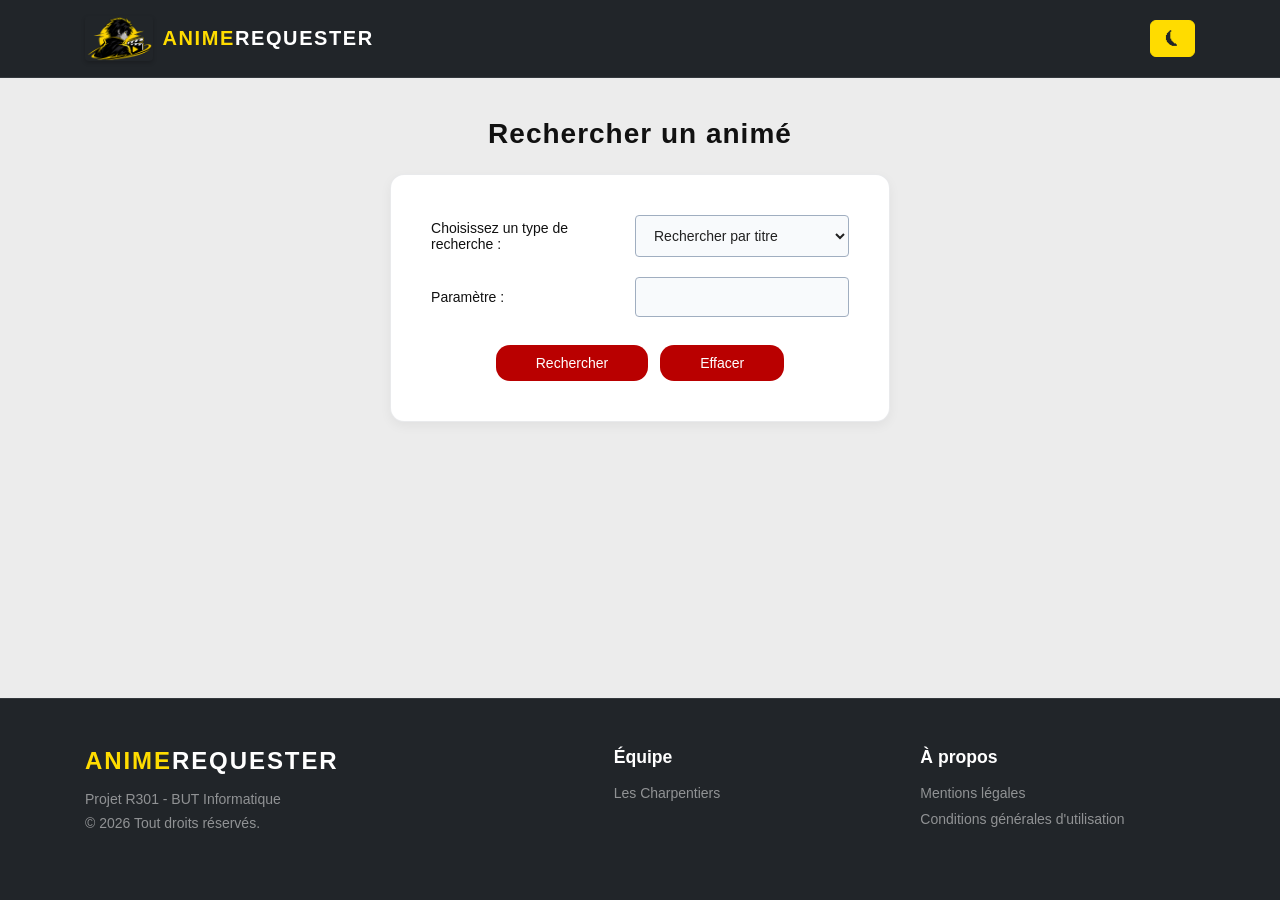
<file: index.html>
<!DOCTYPE html>
<html lang="fr">

<head>
    <meta charset="UTF-8">
    <meta name="viewport" content="width=device-width, initial-scale=1.0">
    <title>AnimeRequester</title>
    <link rel="icon" type="image/png" href="favicon.png">
    <link rel="stylesheet" href="CSS/style.css">
    <script src="JS/script.js" defer></script>
    <script src="JS/theme.js" defer></script>
</head>

<body>
    <nav class="topbar">
        <div class="topbar-container">
            <div class="topbar-logo">
                <a href="index.html">
                    <img src="favicon.png" alt="Logo">
                    <span>
                        <span class="topbar-title">Anime</span>Requester
                    </span>
                </a>
            </div>
            <div class="topbar-actions">
                <button id="theme-toggler" class="btn-top btn-theme" type="button">⏾</button>
            </div>
        </div>
    </nav>

    <main class="container">
        <h1 class="main-title">Rechercher un animé</h1>
        <div class="form-card">
            <form>
                <div class="form-group">
                    <label for="search-type" class="form-label">Choisissez un type de recherche :</label>
                    <select id="search-type" class="form-control">
                        <option value="title">Rechercher par titre</option>
                        <option value="id">Rechercher par ID</option>
                        <option value="gender">Rechercher par genre</option>
                    </select>
                </div>

                <div class="form-group">
                    <label for="param" class="form-label">Paramètre :</label>
                    <input type="text" id="param" class="form-control">
                    <select id="genre" class="form-control" hidden>
                        <option value="0">Choisissez un genre</option>
                    </select>
                </div>

                <div class="button-group">
                    <input type="submit" class="btn" id="searchBtn" value="Rechercher">
                    <input type="reset" class="btn" id="eraseBtn" value="Effacer">
                </div>
            </form>
        </div>
        <div id="resultBoard">
        </div>
    </main>
    <footer class="footer">
        <div class="footer-container">
            <div class="footer-row">
                <div class="footer-brand">
                    <h2>
                        <span>Anime</span>Requester
                    </h2>
                    <p class="footer-muted footer-small">
                        Projet R301 - BUT Informatique
                    </p>
                    <p class="footer-muted footer-small">
                        &copy; 2026 Tout droits réservés.
                    </p>
                </div>
            
                <div class="footer-column">
                    <h3>Équipe</h3>
                    <ul>
                        <li><a href="pages/charpentiers.html">Les Charpentiers</a></li>
                    </ul>
                </div>

                <div class="footer-column">
                    <h3>À propos</h3>
                    <ul>
                        <li><a href="pages/mentions-legales.html">Mentions légales</a></li>
                        <li><a href="pages/conditions-generales-utilisation.html">Conditions générales d'utilisation</a></li>
                    </ul>
                </div>
            </div>
        </div>
    </footer>
</body>

</html>
</file>
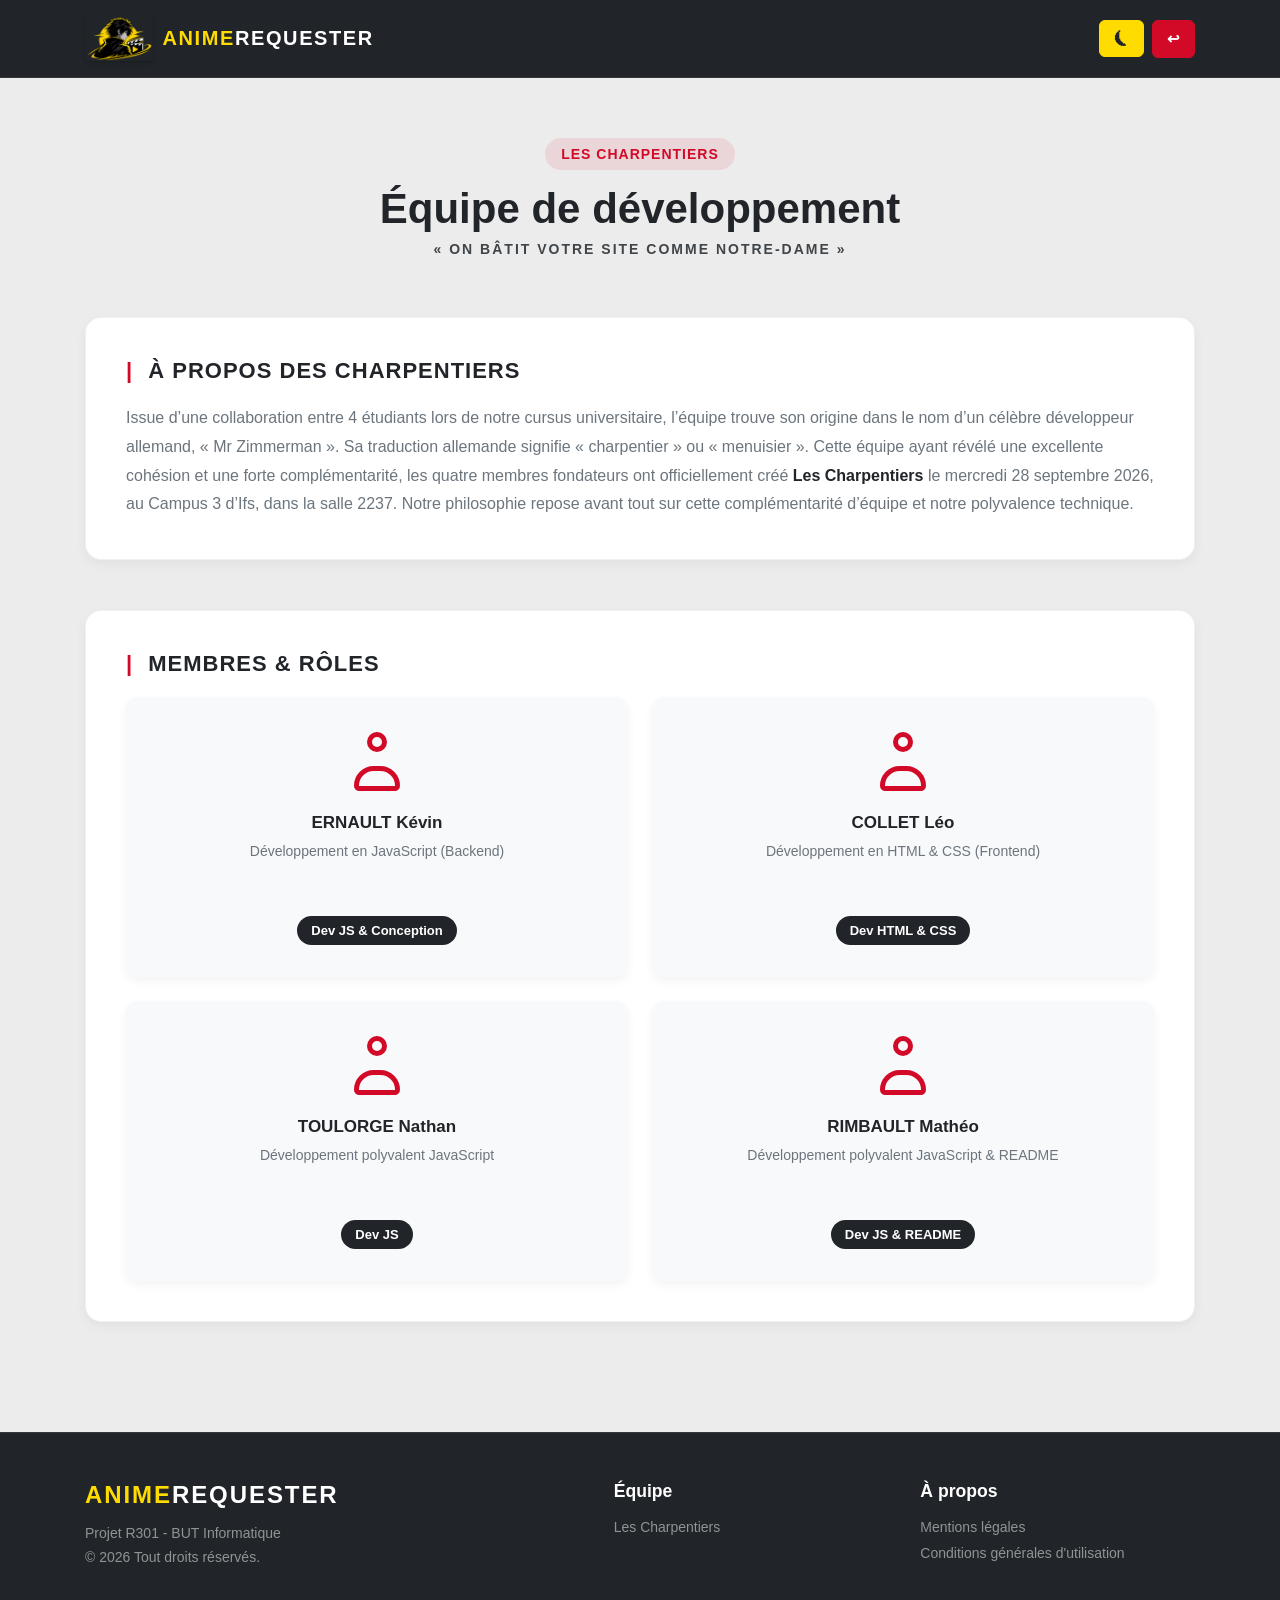
<file: pages/charpentiers.html>
<!DOCTYPE html>
<html lang="fr">

<head>
    <meta charset="UTF-8">
    <meta name="viewport" content="width=device-width, initial-scale=1.0">
    <title>AnimeRequester</title>
    <link rel="icon" type="image/png" href="../favicon.png">
    <link rel="stylesheet" href="../CSS/style.css">
    <link rel="stylesheet" href="../CSS/charpentier.css">
    <script src="../JS/theme.js" defer></script>
</head>

<body>
    <nav class="topbar">
        <div class="topbar-container">
            <div class="topbar-logo">
                <a href="../index.html">
                    <img src="../favicon.png" alt="Logo">
                    <span>
                        <span class="topbar-title">Anime</span>Requester
                    </span>
                </a>
            </div>
            <div class="topbar-content">
                <div class="topbar-actions">
                    <div class="topbar-actions">
                        <button id="theme-toggler" class="btn-top btn-theme" type="button">⏾</button>
                        <a href="../index.html" class="btn-top btn-register">↩</a>
                    </div>
                </div>
            </div>
        </div>
    </nav>

    <main class="main-container">
        <section class="page-header">
            <div class="team-name">
                Les Charpentiers
            </div>
            <h1>
                Équipe de développement
            </h1>
            <p>
                « On bâtit votre site comme Notre-Dame »
            </p>
        </section>

        <section class="about-section">
            <h2>
                <span class="section-marker">|</span>
                À propos des Charpentiers
            </h2>
            <p>
                Issue d’une collaboration entre 4 étudiants lors de notre cursus
                universitaire, l’équipe trouve son origine dans le nom d’un célèbre
                développeur allemand, « Mr Zimmerman ». Sa traduction allemande signifie
                « charpentier » ou « menuisier ». Cette équipe ayant révélé une excellente
                cohésion et une forte complémentarité, les quatre membres fondateurs ont
                officiellement créé <strong>Les Charpentiers</strong> le mercredi 28 septembre 2026, au
                Campus 3 d’Ifs, dans la salle 2237. Notre philosophie repose avant tout
                sur cette complémentarité d’équipe et notre polyvalence technique.
            </p>
        </section>

        <section class="members-section">
            <h2>
                <span class="section-marker">|</span>
                Membres &amp; Rôles
            </h2>
            <div class="members-grid">
                <a href="https://github.com/kevernlt" class="member-link" target="_blank">
                    <article class="member-card">
                        <div class="member-icon">
                            <span class="avatar-head"></span>
                            <span class="avatar-body"></span>
                        </div>
                        <h3>
                            ERNAULT Kévin
                        </h3>
                        <p>
                            Développement en JavaScript (Backend)
                        </p>
                        <span class="role">
                            Dev JS &amp; Conception
                        </span>
                    </article>
                </a>

                <a href="https://github.com/leocollet07" class="member-link" target="_blank">
                    <article class="member-card">
                        <div class="member-icon">
                            <span class="avatar-head"></span>
                            <span class="avatar-body"></span>
                        </div>
                        <h3>
                            COLLET Léo
                        </h3>
                        <p>
                            Développement en HTML &amp; CSS (Frontend)
                        </p>
                        <span class="role">
                            Dev HTML &amp; CSS
                        </span>
                    </article>
                </a>

                <a href="https://github.com/nathtlg" class="member-link" target="_blank">
                    <article class="member-card">
                        <div class="member-icon">
                            <span class="avatar-head"></span>
                            <span class="avatar-body"></span>
                        </div>
                        <h3>
                            TOULORGE Nathan
                        </h3>
                        <p>
                            Développement polyvalent JavaScript
                        </p>
                        <span class="role">
                            Dev JS
                        </span>
                    </article>
                </a>

                <a href="https://github.com/matheorim" class="member-link" target="_blank">
                    <article class="member-card">
                        <div class="member-icon">
                            <span class="avatar-head"></span>
                            <span class="avatar-body"></span>
                        </div>
                        <h3>
                            RIMBAULT Mathéo
                        </h3>
                        <p>
                            Développement polyvalent JavaScript &amp; README
                        </p>
                        <span class="role">
                            Dev JS &amp; README
                        </span>
                    </article>
                </a>
            </div>
        </section>
    </main>

    <footer class="footer">
        <div class="footer-container">
            <div class="footer-row">
                <div class="footer-brand">
                    <h4>
                        <span>Anime</span>Requester
                    </h4>
                    <p class="footer-muted footer-small">
                        Projet R301 - BUT Informatique
                    </p>
                    <p class="footer-muted footer-small">
                        &copy; 2026 Tout droits réservés.
                    </p>
                </div>

                <div class="footer-column">
                    <h5>Équipe</h5>
                    <ul>
                        <li><a href="charpentiers.html">Les Charpentiers</a></li>
                    </ul>
                </div>

                <div class="footer-column">
                    <h5>À propos</h5>
                    <ul>
                        <li><a href="mentions-legales.html">Mentions légales</a></li>
                        <li><a href="#">Conditions générales d'utilisation</a></li>
                    </ul>
                </div>
            </div>
        </div>
    </footer>
</body>

</html>
</file>
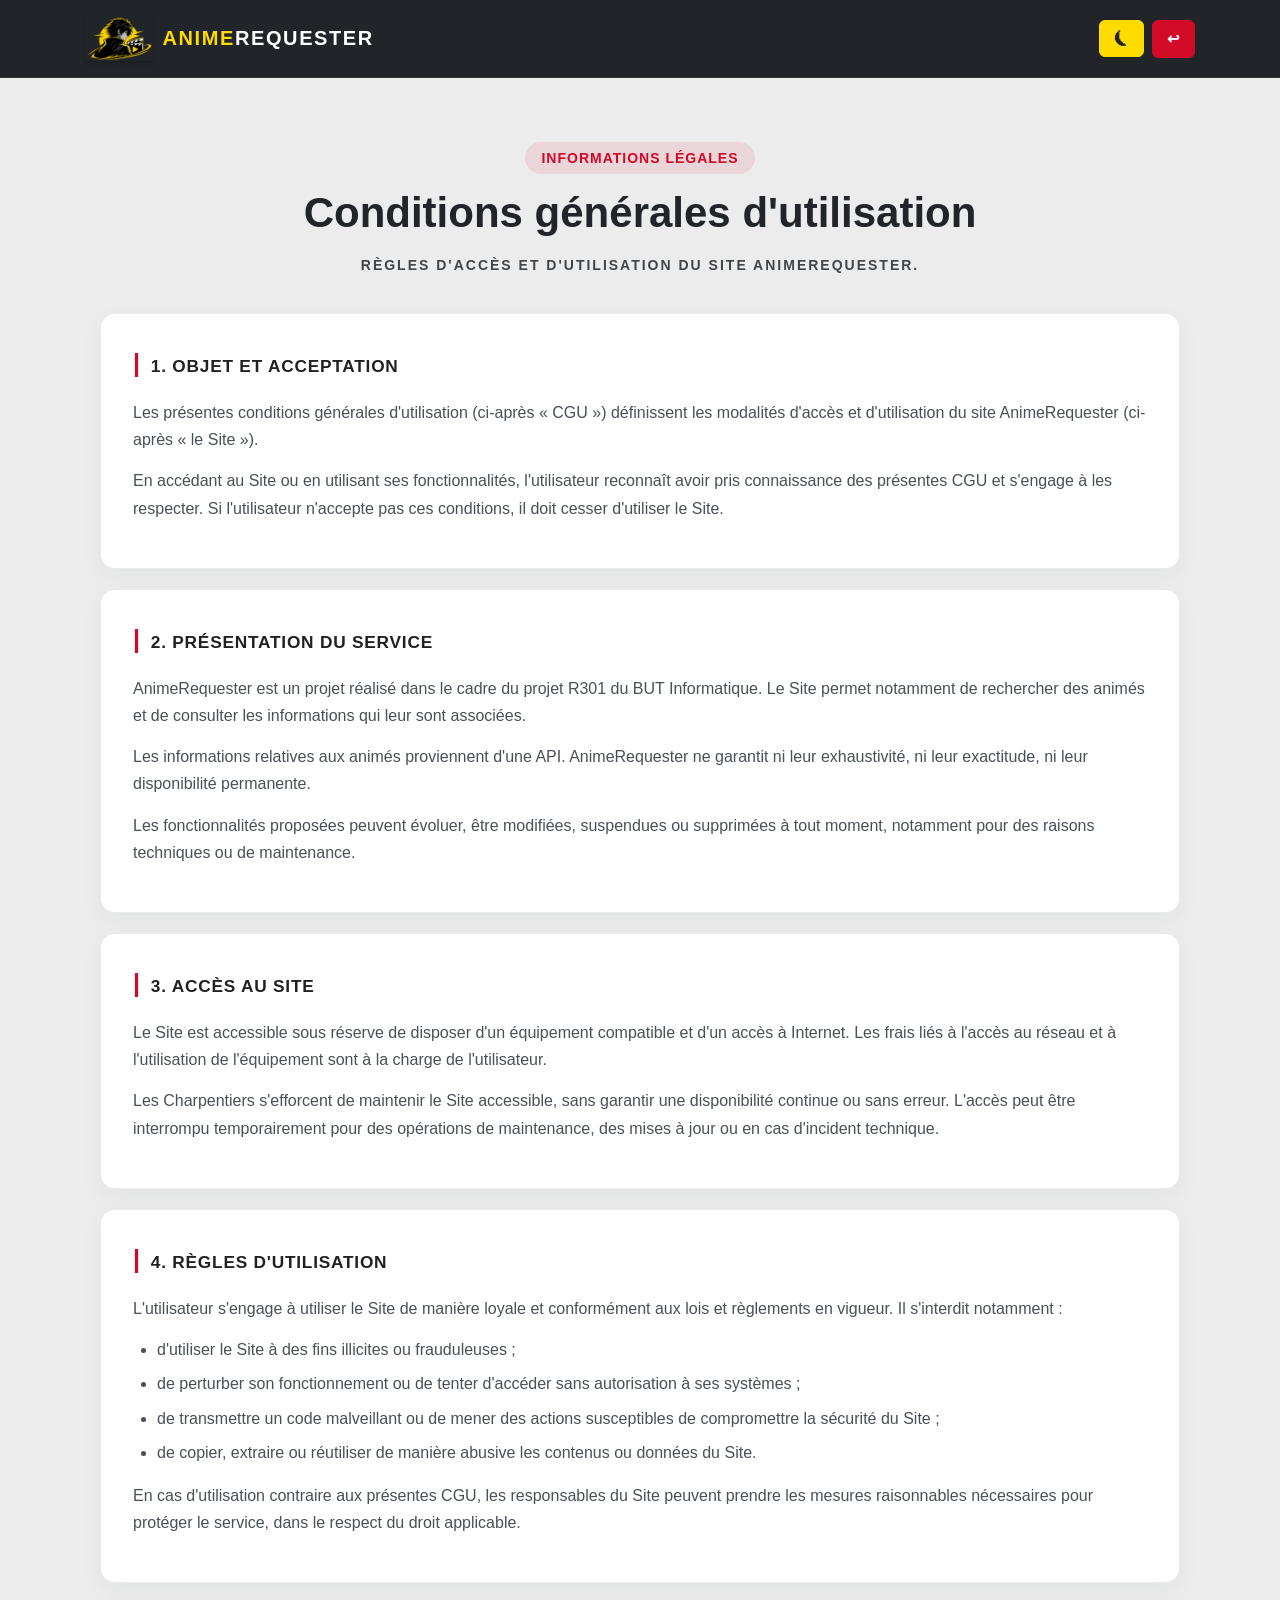
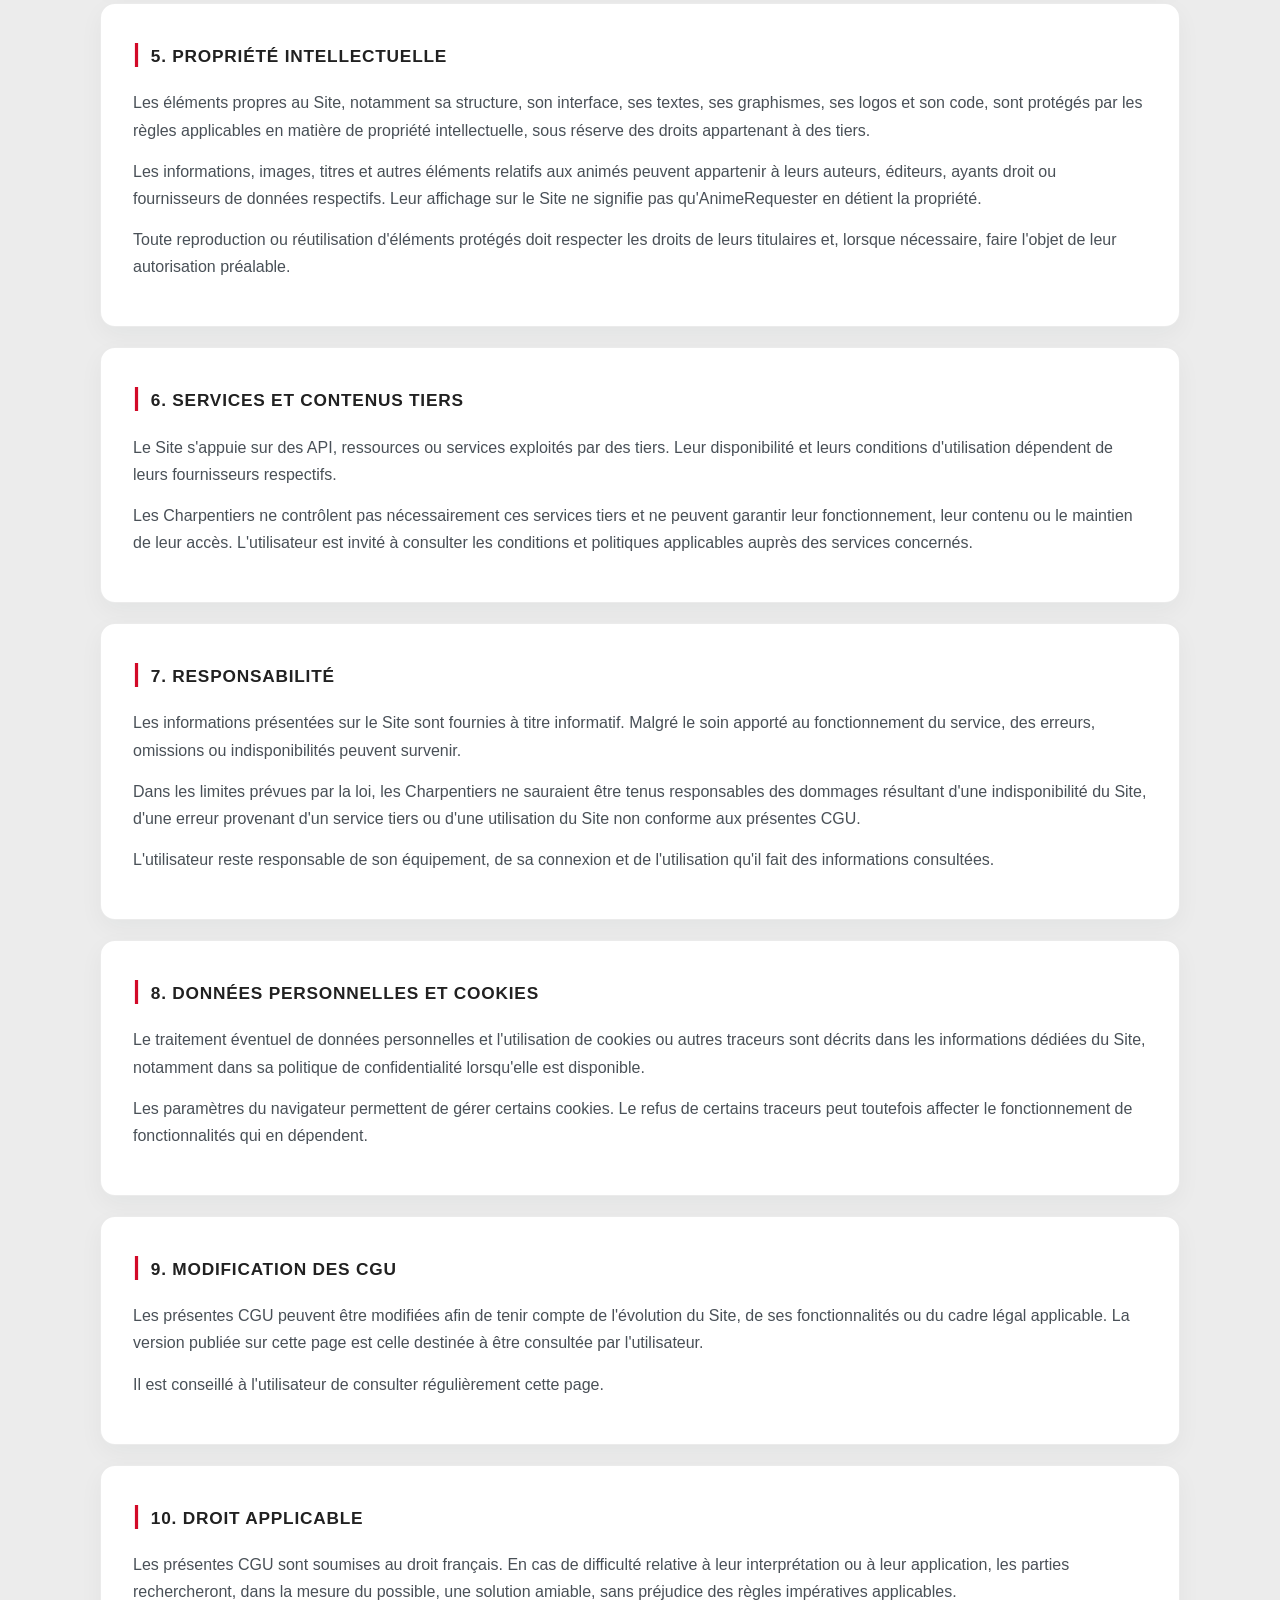
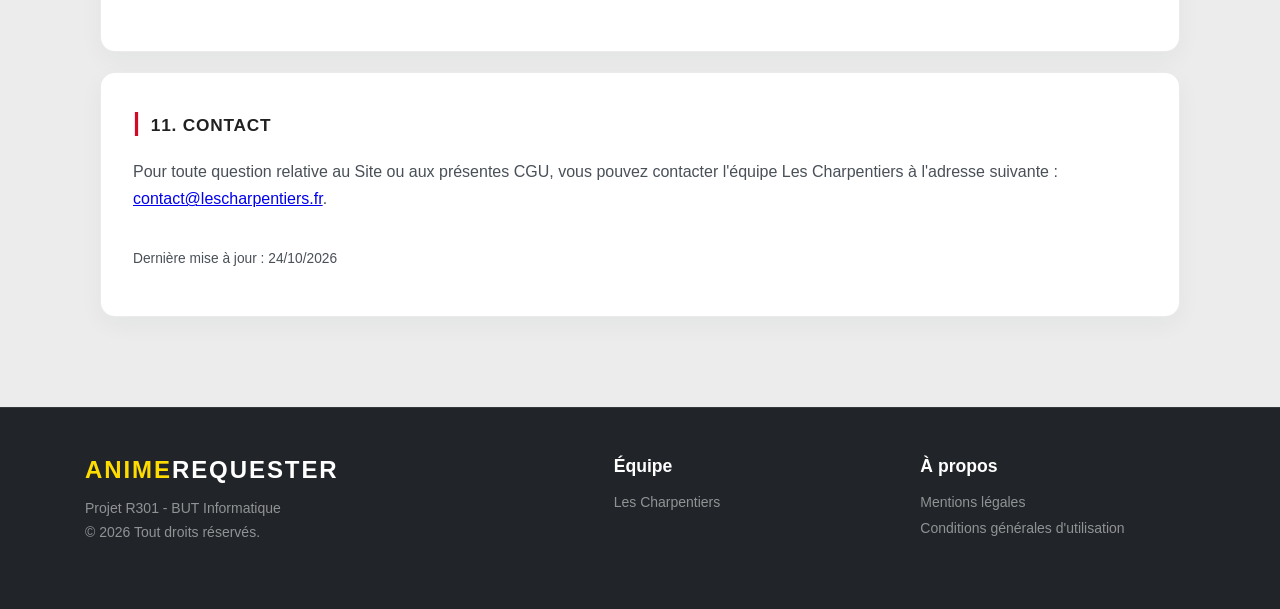
<file: pages/conditions-generales-utilisation.html>
<!DOCTYPE html>
<html lang="fr">

<head>
    <meta charset="UTF-8">
    <meta name="viewport" content="width=device-width, initial-scale=1.0">
    <title>AnimeRequester</title>
    <link rel="icon" type="image/png" href="../favicon.png">
    <link rel="stylesheet" href="../CSS/style.css">
    <link rel="stylesheet" href="../CSS/conditions-generales-utilisation.css">
    <script src="../JS/theme.js" defer></script>
</head>

<body>
    <nav class="topbar">
        <div class="topbar-container">
            <div class="topbar-logo">
                <a href="../index.html">
                    <img src="../favicon.png" alt="Logo">
                    <span>
                        <span class="topbar-title">Anime</span>Requester
                    </span>
                </a>
            </div>
            <div class="topbar-content">
                <div class="topbar-actions">
                    <div class="topbar-actions">
                        <button id="theme-toggler" class="btn-top btn-theme" type="button">⏾</button>
                        <a href="../index.html" class="btn-top btn-register">↩</a>
                    </div>
                </div>
            </div>
        </div>
    </nav>

    <main class="main-container">
        <section class="page-header">
            <span class="eyebrow">Informations légales</span>
            <h1>Conditions générales d'utilisation</h1>
            <p>Règles d'accès et d'utilisation du site AnimeRequester.</p>
        </section>

        <div class="legal-content">
            <section class="legal-card">
                <h2><span class="section-marker">|</span> 1. Objet et acceptation</h2>
                <p>Les présentes conditions générales d'utilisation (ci-après « CGU ») définissent les modalités d'accès
                    et d'utilisation du site AnimeRequester (ci-après « le Site »).</p>
                <p>En accédant au Site ou en utilisant ses fonctionnalités, l'utilisateur reconnaît avoir pris
                    connaissance des présentes CGU et s'engage à les respecter. Si l'utilisateur n'accepte pas ces
                    conditions, il doit cesser d'utiliser le Site.</p>
            </section>

            <section class="legal-card">
                <h2><span class="section-marker">|</span> 2. Présentation du service</h2>
                <p>AnimeRequester est un projet réalisé dans le cadre du projet R301 du BUT Informatique. Le Site permet
                    notamment de rechercher des animés et de consulter les informations qui leur sont associées.</p>
                <p>Les informations relatives aux animés proviennent d'une API. AnimeRequester ne garantit ni leur
                    exhaustivité, ni leur exactitude, ni leur disponibilité permanente.</p>
                <p>Les fonctionnalités proposées peuvent évoluer, être modifiées, suspendues ou supprimées à tout
                    moment, notamment pour des raisons techniques ou de maintenance.</p>
            </section>

            <section class="legal-card">
                <h2><span class="section-marker">|</span> 3. Accès au site</h2>
                <p>Le Site est accessible sous réserve de disposer d'un équipement compatible et d'un accès à Internet.
                    Les frais liés à l'accès au réseau et à l'utilisation de l'équipement sont à la charge de
                    l'utilisateur.</p>
                <p>Les Charpentiers s'efforcent de maintenir le Site accessible, sans garantir une disponibilité
                    continue ou sans erreur. L'accès peut être interrompu temporairement pour des opérations de
                    maintenance, des mises à jour ou en cas d'incident technique.</p>
            </section>

            <section class="legal-card">
                <h2><span class="section-marker">|</span> 4. Règles d'utilisation</h2>
                <p>L'utilisateur s'engage à utiliser le Site de manière loyale et conformément aux lois et règlements en
                    vigueur. Il s'interdit notamment :</p>
                <ul>
                    <li>d'utiliser le Site à des fins illicites ou frauduleuses ;</li>
                    <li>de perturber son fonctionnement ou de tenter d'accéder sans autorisation à ses systèmes ;</li>
                    <li>de transmettre un code malveillant ou de mener des actions susceptibles de compromettre la
                        sécurité du Site ;</li>
                    <li>de copier, extraire ou réutiliser de manière abusive les contenus ou données du Site.</li>
                </ul>
                <p>En cas d'utilisation contraire aux présentes CGU, les responsables du Site peuvent prendre les
                    mesures raisonnables nécessaires pour protéger le service, dans le respect du droit applicable.</p>
            </section>

            <section class="legal-card">
                <h2><span class="section-marker">|</span> 5. Propriété intellectuelle</h2>
                <p>Les éléments propres au Site, notamment sa structure, son interface, ses textes, ses graphismes, ses
                    logos et son code, sont protégés par les règles applicables en matière de propriété intellectuelle,
                    sous réserve des droits appartenant à des tiers.</p>
                <p>Les informations, images, titres et autres éléments relatifs aux animés peuvent appartenir à leurs
                    auteurs, éditeurs, ayants droit ou fournisseurs de données respectifs. Leur affichage sur le Site ne
                    signifie pas qu'AnimeRequester en détient la propriété.</p>
                <p>Toute reproduction ou réutilisation d'éléments protégés doit respecter les droits de leurs titulaires
                    et, lorsque nécessaire, faire l'objet de leur autorisation préalable.</p>
            </section>

            <section class="legal-card">
                <h2><span class="section-marker">|</span> 6. Services et contenus tiers</h2>
                <p>Le Site s'appuie sur des API, ressources ou services exploités par des tiers. Leur disponibilité et
                    leurs conditions d'utilisation dépendent de leurs fournisseurs respectifs.</p>
                <p>Les Charpentiers ne contrôlent pas nécessairement ces services tiers et ne peuvent garantir leur
                    fonctionnement, leur contenu ou le maintien de leur accès. L'utilisateur est invité à consulter les
                    conditions et politiques applicables auprès des services concernés.</p>
            </section>

            <section class="legal-card">
                <h2><span class="section-marker">|</span> 7. Responsabilité</h2>
                <p>Les informations présentées sur le Site sont fournies à titre informatif. Malgré le soin apporté au
                    fonctionnement du service, des erreurs, omissions ou indisponibilités peuvent survenir.</p>
                <p>Dans les limites prévues par la loi, les Charpentiers ne sauraient être tenus responsables des
                    dommages résultant d'une indisponibilité du Site, d'une erreur provenant d'un service tiers ou d'une
                    utilisation du Site non conforme aux présentes CGU.</p>
                <p>L'utilisateur reste responsable de son équipement, de sa connexion et de l'utilisation qu'il fait des
                    informations consultées.</p>
            </section>

            <section class="legal-card">
                <h2><span class="section-marker">|</span> 8. Données personnelles et cookies</h2>
                <p>Le traitement éventuel de données personnelles et l'utilisation de cookies ou autres traceurs sont
                    décrits dans les informations dédiées du Site, notamment dans sa politique de confidentialité
                    lorsqu'elle est disponible.</p>
                <p>Les paramètres du navigateur permettent de gérer certains cookies. Le refus de certains traceurs peut
                    toutefois affecter le fonctionnement de fonctionnalités qui en dépendent.</p>
            </section>

            <section class="legal-card">
                <h2><span class="section-marker">|</span> 9. Modification des CGU</h2>
                <p>Les présentes CGU peuvent être modifiées afin de tenir compte de l'évolution du Site, de ses
                    fonctionnalités ou du cadre légal applicable. La version publiée sur cette page est celle destinée à
                    être consultée par l'utilisateur.</p>
                <p>Il est conseillé à l'utilisateur de consulter régulièrement cette page.</p>
            </section>

            <section class="legal-card">
                <h2><span class="section-marker">|</span> 10. Droit applicable</h2>
                <p>Les présentes CGU sont soumises au droit français. En cas de difficulté relative à leur
                    interprétation ou à leur application, les parties rechercheront, dans la mesure du possible, une
                    solution amiable, sans préjudice des règles impératives applicables.</p>
            </section>

            <section class="legal-card">
                <h2><span class="section-marker">|</span> 11. Contact</h2>
                <p>Pour toute question relative au Site ou aux présentes CGU, vous pouvez contacter l'équipe Les
                    Charpentiers à l'adresse suivante : <a
                        href="mailto:contact@lescharpentiers.fr">contact@lescharpentiers.fr</a>.</p>
                <p class="small-muted">Dernière mise à jour : 24/10/2026</p>
            </section>
        </div>
    </main>

    <footer class="footer">
        <div class="footer-container">
            <div class="footer-row">
                <div class="footer-brand">
                    <h2>
                        <span>Anime</span>Requester
                    </h2>
                    <p class="footer-muted footer-small">
                        Projet R301 - BUT Informatique
                    </p>
                    <p class="footer-muted footer-small">
                        &copy; 2026 Tout droits réservés.
                    </p>
                </div>

                <div class="footer-column">
                    <h3>Équipe</h3>
                    <ul>
                        <li><a href="charpentiers.html">Les Charpentiers</a></li>
                    </ul>
                </div>

                <div class="footer-column">
                    <h3>À propos</h3>
                    <ul>
                        <li><a href="mentions-legales.html">Mentions légales</a></li>
                        <li><a href="conditions-generales-utilisation.html">Conditions générales d'utilisation</a></li>
                    </ul>
                </div>
            </div>
        </div>
    </footer>
</body>

</html>
</file>
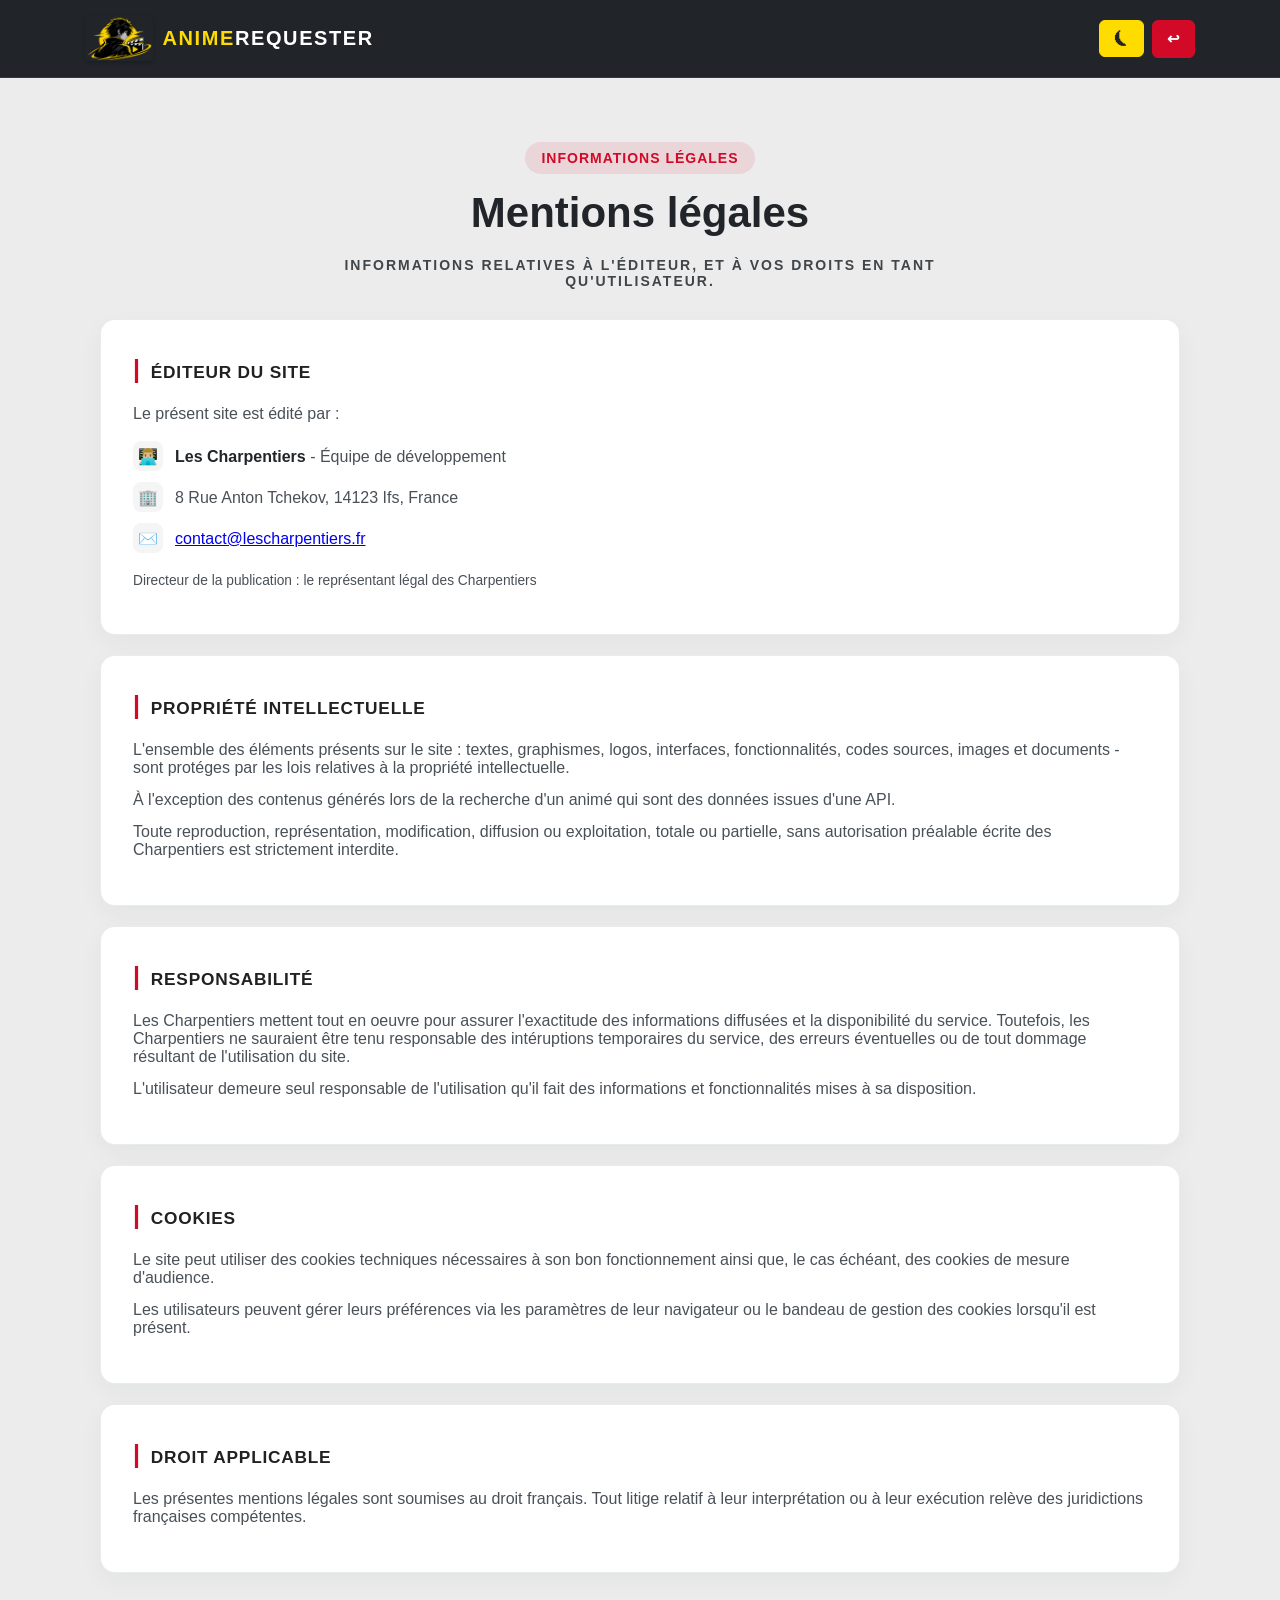
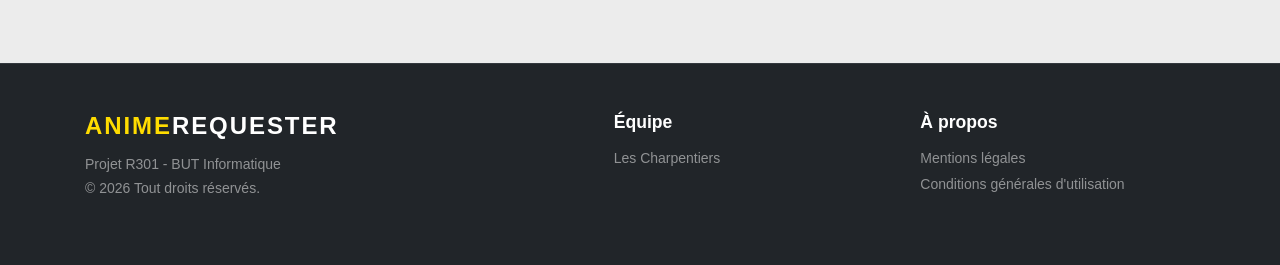
<file: pages/mentions-legales.html>
<!DOCTYPE html>
<html lang="fr">

<head>
    <meta charset="UTF-8">
    <meta name="viewport" content="width=device-width, initial-scale=1.0">
    <title>AnimeRequester</title>
    <link rel="icon" type="image/png" href="../favicon.png">
    <link rel="stylesheet" href="../CSS/style.css">
    <link rel="stylesheet" href="../CSS/mentions-legales.css">
    <script src="../JS/theme.js" defer></script>
</head>

<body>
    <nav class="topbar">
        <div class="topbar-container">
            <div class="topbar-logo">
                <a href="../index.html">
                    <img src="../favicon.png" alt="Logo">
                    <span>
                        <span class="topbar-title">Anime</span>Requester
                    </span>
                </a>
            </div>
            <div class="topbar-content">
                <div class="topbar-actions">
                    <div class="topbar-actions">
                        <button id="theme-toggler" class="btn-top btn-theme" type="button">⏾</button>
                        <a href="../index.html" class="btn-top btn-register">↩</a>
                    </div>
                </div>
            </div>
        </div>
    </nav>

    <main class="main-container">
        <section class="page-header">
            <span class="eyebrow">Informations légales</span>
            <h1>Mentions légales</h1>
            <p>Informations relatives à l'éditeur, et à vos droits en tant qu'utilisateur.</p>
        </section>

        <div class="legal-content">
            <section class="legal-card">
                <h2><span class="section-marker">|</span> Éditeur du site</h2>
                <p class="muted">Le présent site est édité par :</p>
                <ul class="details-list">
                    <li><span class="detail-icon">👨🏼‍💻</span><span><strong>Les Charpentiers</strong> - Équipe de
                            développement</span></li>
                    <li><span class="detail-icon">🏢</span><span>8 Rue Anton Tchekov, 14123 Ifs, France</span></li>
                    <li><span class="detail-icon">✉️</span><span><a class="mail" href="mailto:contact@lescharpentiers.fr">contact@lescharpentiers.fr</a></span></li>
                </ul>
                <p class="small-muted">Directeur de la publication : le représentant légal des Charpentiers</p>
            </section>

            <section class="legal-card">
                <h2><span class="section-marker">|</span> Propriété intellectuelle</h2>
                <p>L'ensemble des éléments présents sur le site : textes, graphismes, logos, interfaces,
                    fonctionnalités, codes sources, images et documents - sont protéges par les lois relatives à la
                    propriété intellectuelle.</p>
                <p>À l'exception des contenus générés lors de la recherche d'un animé qui sont des données issues d'une
                    API.</p>
                <p>Toute reproduction, représentation, modification, diffusion ou exploitation, totale ou partielle,
                    sans autorisation préalable écrite des Charpentiers est strictement interdite.</p>
            </section>

            <section class="legal-card">
                <h2><span class="section-marker">|</span> Responsabilité</h2>
                <p>Les Charpentiers mettent tout en oeuvre pour assurer l'exactitude des informations diffusées et la
                    disponibilité du service. Toutefois, les Charpentiers ne sauraient être tenu responsable des
                    intéruptions temporaires du service, des erreurs éventuelles ou de tout dommage résultant de
                    l'utilisation du site.</p>
                <p>L'utilisateur demeure seul responsable de l'utilisation qu'il fait des informations et
                    fonctionnalités mises à sa disposition.</p>
            </section>

            <section class="legal-card">
                <h2><span class="section-marker">|</span> Cookies</h2>
                <p>Le site peut utiliser des cookies techniques nécessaires à son bon fonctionnement ainsi que, le cas
                    échéant, des cookies de mesure d'audience.</p>
                <p>Les utilisateurs peuvent gérer leurs préférences via les paramètres de leur navigateur ou le bandeau
                    de gestion des cookies lorsqu'il est présent.</p>
            </section>

            <section class="legal-card">
                <h2><span class="section-marker">|</span> Droit applicable</h2>
                <p>Les présentes mentions légales sont soumises au droit français. Tout litige relatif à leur
                    interprétation ou à leur exécution relève des juridictions françaises compétentes.</p>
            </section>
        </div>
    </main>

    <footer class="footer">
        <div class="footer-container">
            <div class="footer-row">
                <div class="footer-brand">
                    <h2>
                        <span>Anime</span>Requester
                    </h2>
                    <p class="footer-muted footer-small">
                        Projet R301 - BUT Informatique
                    </p>
                    <p class="footer-muted footer-small">
                        &copy; 2026 Tout droits réservés.
                    </p>
                </div>

                <div class="footer-column">
                    <h3>Équipe</h3>
                    <ul>
                        <li><a href="charpentiers.html">Les Charpentiers</a></li>
                    </ul>
                </div>

                <div class="footer-column">
                    <h3>À propos</h3>
                    <ul>
                        <li><a href="mentions-legales.html">Mentions légales</a></li>
                        <li><a href="conditions-generales-utilisation.html">Conditions générales d'utilisation</a></li>
                    </ul>
                </div>
            </div>
        </div>
    </footer>
</body>

</html>
</file>
<file: CSS/style.css>
:root{
    --bg: #ececec;
    --text: #212121;
    --label: #111111;
    --title:#0F172A;
    --card-bg: #FFFFFF;
    --card-border:#E2E8F0;
    --input-bg:#F8FAFC; 
    --input-border: #A0AEC0;
    --input-focus-bg: #FFFFFF;
    --focus-border: #b90000;
    --main-title:#111; 
    --button-mode: #0F172A;
    --text-button-mode:#FFFFFF;
}

html,
body {
    min-height: 100vh;
    display: flex;
    flex-direction: column;
    background-color: var(--bg);
    color: #212121;
    transition: background-color 0.3s, color 0.3s;
    overflow-x: hidden;
}

body.dark {
    --bg: #121417;
    --text: #E6E8EB;
    --label: #F1F5F9;
}

button {
    margin: 20px;
    padding: 10px 20px;
}


* {
    margin: 0;
    padding: 0;
    box-sizing: border-box;
    font-family: Arial, Helvetica, sans-serif;
}

.container {
    flex: 1;
    display: flex;
    flex-direction: column;
    align-items: center;
    max-width: 1100px;
    margin: 40px auto;
    padding: 0px 20px;
}

.main-title {
    text-align: center;
    font-size: 28px;
    font-weight: bold;
    letter-spacing: 1px;
    margin-bottom: 24px;
    color:var(--main-title);
}

.form-card,
.result-card {
    background-color: #ffffff;
    border: 1px solid rgba(108, 117, 125, 0.15);
    border-radius: 14px;
    box-shadow: 0px 4px 12px rgba(0, 0, 0, 0.05);
}

.form-card {
    padding: 40px;
    margin-bottom: 25px;
    max-width: 500px;
    align-self: center;
    transition: box-shadow 0.3s ease;
}

.form-card:hover {
    box-shadow: 0px 8px 20px rgba(0, 0, 0, 0.07);
}

.form-group {
    display: flex;
    align-items: center;
    gap: 20px;
    margin-bottom: 20px;
}

.form-label {
    flex: 1;
    color: #212529;
    font-size: 14px;
    color: var(--label);
}

.form-control {
    flex: 1;
    min-width: 0px;
    padding: 11px 14px;
    color: #212529;
    background-color: #f8f9fa;
    font-size: 14px;
    border: 1px solid var(--input-border);
    border-radius: 4px;
    background-color: var(--input-bg);
    color: var(--text);
    outline: none;
    transition: border-color 0.2s ease, box-shadow 0.2s ease, background-color 0.2s ease;
}

.form-control:hover {
    border-color: #adb5bd;
}

.form-control:focus {
    border-color: var(--focus-border);
    background-color: var(--input-focus-bg);
}

.button-group {
    display: flex;
    justify-content: center;
    flex-wrap: wrap;
    gap: 12px;
    margin-top: 28px;
}

.btn {
    background-color: var(--focus-border);
    color: #FFFFFF;
    border: none;
    padding: 10px 40px;
    font-size: 14px;
    cursor: pointer;
    border-radius: 14px;
    transition: background-color 0.2s;
}

.btn:hover {
    background-color: #7e0808;
}

.btn:active {
    transform: scale(0.97);
}

.result-card {
    background-color: var(--card-bg);
    border: 1px solid var(--card-border);
    border-radius: 8px;
    padding: 28px;
    box-shadow: 0px 2px 8px;
    display: flex;
    flex-direction: column;
    align-items: center;
    padding: 32px;
    text-align: center;
    margin-top: 20px;
}

.anime-title {
    font-size: 20px;
    font-weight: bold;
    color: var(--title);
    margin-bottom: 20px;
}

.anime-poster {
    display: block;
    width: 260px;
    max-width: 100%;
    height: 370px;
    margin-bottom: 28px;
    border-radius: 10px;
    box-shadow: 0px 8px 20px rgba(0, 0, 0, 0.15);
    transition: transform 0.3s ease, box-shadow 0.3s ease;
}

.anime-poster:hover {
    transform: translateY(-5px) scale(1.02);
    box-shadow: 0 12px 26px rgba(0, 0, 0, 0.2);
}

.anime-details {
    display: flex;
    flex-direction: column;
    gap: 14px;
    width: 100%;
    color: #495057;
    font-size: 14px;
    text-align: left;
}

.anime-info-line {
    padding: 12px 14px;
    background-color: #f8f9fa;
    border: 1px solid #e9ecef;
    border-radius: 8px;
    color: #343a40;
    font-size: 14px;
    line-height: 1.6;
}

.synopsis-text {
    margin-bottom: 10px;
    color: #495057;
    line-height: 1.8;
    text-align: justify;
}

.topbar {
    position: sticky;
    top: 0px;
    z-index: 1000;
    background-color: #212529;
    border-bottom: 1px solid rgba(108, 117, 125, 0.25);
    padding: 1rem 0px;
}

.topbar-container {
    position: relative;
    width: 100%;
    max-width: 1140px;
    margin: 0px auto;
    padding: 0px 15px;
    display: flex;
    align-items: center;
    justify-content: space-between;
}

.topbar-logo a {
    display: flex;
    align-items: center;
    color: white;
    text-decoration: none;
    font-size: 1.25rem;
    font-weight: 700;
    text-transform: uppercase;
    letter-spacing: 0.08em;
}

.topbar-logo img {
    width: auto;
    height: 45px;
    margin-right: 10px;
    border-radius: 4px;
    box-shadow: 0 2px 4px rgba(0, 0, 0, 0.2);
}

.topbar-title {
    color: rgb(255, 220, 0);
}

.topbar-content {
    display: flex;
    align-items: center;
    justify-content: flex-end;
    flex: 1;
    margin-left: 40px;
}

.topbar-nav {
    position: absolute;
    left: 50%;
    transform: translateX(-50%);
    display: flex;
    align-items: center;
    gap: 10px;
    margin: 0;
    padding: 0;
    list-style: none;
}

.topbar-nav li {
    position: relative;
}

.topbar-nav > li > a {
    display: flex;
    align-items: center;
    padding: 8px 14px;
    border-radius: 6px;
    color: rgba(255, 255, 255, 0.7);
    text-decoration: none;
    transition: color 0.2s ease, background-color 0.2s ease;
}

.topbar-nav > li > a:hover {
    color: white;
    background-color: rgba(255, 255, 255, 0.08);
}

.topbar-nav > li > a.active {
    color: white;
    background-color: rgba(255, 255, 255, 0.12);
}

.topbar-actions {
    display: flex;
    align-items: center;
    gap: 8px;
    margin-left: 20px;
}

.btn-top {
    display: inline-flex;
    align-items: center;
    justify-content: center;
    padding: 9px 14px;
    border-radius: 6px;
    font-size: 15px;
    font-weight: 600;
    text-decoration: none;
    transition: transform 0.3s ease, background-color 0.2s ease;
    flex-shrink: 0;
}

.btn-top:hover {
    transform: scale(1.07);
}

.btn-login {
    color: white;
    background-color: transparent;
    border: 1px solid transparent;
}

.btn-login:hover {
    background-color: rgba(255, 255, 255, 0.08);
}

.btn-register {
    color: white;
    background-color: rgb(210, 10, 40);
    border: 1px solid rgb(210, 10, 40);
}

.btn-register:hover {
    background-color: rgb(235, 20, 50);
}

.menu-toggle {
    display: none;
    width: 42px;
    height: 42px;
    padding: 8px;
    background: transparent;
    border: none;
    cursor: pointer;
}

.menu-toggle span {
    display: block;
    width: 100%;
    height: 2px;
    margin: 5px 0;
    background-color: white;
}

.footer {
    background-color: #212529;
    color: rgba(255, 255, 255, 0.5);
    border-top: 1px solid rgba(108, 117, 125, 0.25);
    padding: 3rem 0;
}

.footer-container {
    width: 100%;
    max-width: 1140px;
    margin: 0 auto;
    padding: 0 15px;
}

.footer-row {
    display: flex;
    flex-wrap: wrap;
    gap: 2rem;
}

.footer-brand {
    flex: 1 1 40%;
}

.footer-brand h2 {
    margin: 0 0 1rem;
    color: #fff;
    font-size: 1.5rem;
    font-weight: 700;
    text-transform: uppercase;
    letter-spacing: 0.08em;
}

.footer-brand h2 span {
    color: rgb(255, 220, 0);
}

.footer-muted {
    color: rgba(255, 255, 255, 0.5);
}

.footer-small {
    font-size: 0.875rem;
    margin-top: 0;
}

.footer-brand p {
    margin-bottom: 0.5rem;
}

.footer-column {
    flex: 1 1 20%;
    margin-bottom: 1rem;
}

.footer-column h3 {
    margin-top: 0;
    margin-bottom: 1rem;
    color: #fff;
    font-size: 1.1rem;
}

.footer-column ul {
    list-style: none;
    padding: 0;
    margin: 0;
}

.footer-column li {
    margin-bottom: 0.5rem;
}

.footer-column a {
    color: rgba(255, 255, 255, 0.5);
    font-size: 0.875rem;
    text-decoration: none;
    transition: color 0.2s ease;
}

.footer-column a:hover {
    color: #fff;
}

.btn-theme {
    margin: 0;
    color: #212529;
    background-color: rgb(255, 220, 0);
    border: 1px solid rgb(255, 220, 0);
    cursor: pointer;
}

.btn-theme:hover {
    background-color: rgb(255, 232, 80);
}

html,
body {
    margin: 0;
    min-height: 100%;
}

body {
    min-height: 100vh;

    background-color: var(--bg);
    color: #212121;

    transition: background-color 0.3s, color 0.3s;
}

button {
    margin: 20px;
    padding: 10px 20px;
}

body.dark .main-title,
body.dark .form-label,
body.dark .anime-title,
body.dark .anime-details {
    color: #ececec;
}

body.dark .form-card,
body.dark .result-card {
    background-color: #2A2A2A;
    border-color: #444;
}

body.dark .form-control {
    background-color: #333;
    border-color: #555;
    color: #ececec;
}

body.dark .form-control:focus {
    background-color: #3a3a3a;
}

body.dark .form-control::placeholder {
    color: #9CA3AF;
}
.result-card > img {
    width: 260px;
    max-width: 100%;
    height: 370px;
    object-fit: cover;
    border-radius: 4px;
    margin-bottom: 24px;
}

.result-card .MALBtn {
    display: inline-flex;
    align-items: center;
    gap: 10px;
    align-self: flex-start;
    width: auto;
    margin-top: 16px;
    padding: 8px 16px;
    background-color: #2E51A2;
    border: none;
    border-radius: 6px;
    color: #FFFFFF;
    text-decoration: none;
}

.result-card .MALBtn:hover {
    background-color: #1F3A7A;
}

.MALBtn img {
    width: 28px;
    height: 28px;
    margin: 0;
    border-radius: 4px;
}

#loadBtn {
    display: block;
    margin: 24px auto;
    padding: 12px 40px;
}

@media (max-width: 768px) {
    .container {
        margin: 24px auto;
        padding: 0 16px;
    }

    .main-title{
        font-size: 24px;
    }

    .form-card {
        padding: 24px 20px;
    }

    .form-group {
        flex-direction: column;
        align-items: stretch;
        gap: 8px;
    }

    .result-card {
        padding: 20px;
    }

    .anime-title {
        font-size: 20px;
    }

    .footer-brand,
    .footer-column {
        flex: 1 1 100%;
    }

    .btn-top {
        padding: 8px 12px;
        font-size: 14px;
    }

    .topbar-container {
        gap:12px; 
    }

    .topbar-logo a {
        font-size: 15px;
        letter-spacing: 0.6px;
    }

    .topbar-logo img {
        height: 36px;
    }

    .topbar-content {
        margin-left: 0;
        flex: 0 0 auto;
    }

    .topbar-actions {
        margin-left: 0;
        flex-shrink: 0;
    }



}

body.dark .page-header h1,
body.dark .page-header p,
body.dark .legal-card h2,
body.dark .details-list strong {
    color: #ffffff;
}

body.dark .legal-card,
body.dark .anime-info-line {
    background: #2A2A2A;
    border-color: #444;
}

body.dark .legal-card p,
body.dark .legal-card li,
body.dark .details-list li,
body.dark .synopsis-text,
body.dark .anime-info-text,
body.dark .muted {
    color: #ececec;
}

body.dark .detail-icon {
    background-color: #3a3a3a;
}

.error {
    margin-top: 20px;
    padding: 16px;
    color: #b00020;
    background-color: #fdecee;
    border: 1px solid #f5c2c7;
    border-radius: 8px;
    font-size: 20px;
    font-weight: 700;
    text-align: center;
}

body.dark .error {
    color: #ff8a8a;
    background-color: #3a2326;
    border-color: #7a3b41;
}
</file>
<file: CSS/charpentier.css>
:root {
    --charp-heading: #212529;
    --charp-muted: #6c757d;
    --charp-section-bg: #FFF;
    --charp-card-bg: #F8F9FA;
    --charp-role-text: #fff;
}

body.dark {
    --charp-heading: #F8F9FA;
    --charp-muted: #67707a;
    --charp-section-bg: #212529;
    --charp-card-bg: #212529;
    --charp-role-text: #212529;
}

.main-container {
    width: 100%;
    max-width: 1140px;
    margin: 0px auto;
    padding: 60px 15px;
    flex: 1;
}

.page-header {
    margin-bottom: 60px;
    text-align: center;
}

.team-name {
    display: inline-block;
    margin-bottom: 15px;
    padding: 8px 16px;
    border-radius: 50px;
    background-color: rgba(210, 10, 40, 0.1);
    color: rgb(210, 10, 40);
    font-size: 14px;
    font-weight: 600;
    letter-spacing: 1px;
    text-transform: uppercase;
}

.page-header h1 {
    margin: 0px 0px 8px;
    color:var(--charp-heading);
    font-size: 42px;
    font-weight: 700;
}

.page-header p {
    margin: 0px;
    color: #404549;
    font-size: 14px;
    font-weight: 700;
    letter-spacing: 2px;
    text-transform: uppercase;
}

.about-section, .members-section {
    margin-bottom: 50px;
    padding: 40px;
    background-color: var(--charp-section-bg);
    border: 1px solid rgba(108, 117, 125, 0.1);
    border-radius: 16px;
    box-shadow: 0px 4px 12px rgba(0, 0, 0, 0.05);
}

.about-section h2, .members-section h2 {
    margin: 0px 0px 20px;
    color: var(--charp-heading);
    font-size: 22px;
    font-weight: 700;
    letter-spacing: 1px;
    text-transform: uppercase;
}

.section-marker {
    margin-right: 8px;
    color: rgb(210, 10, 40);
    font-weight: 900;
}

.about-section p {
    margin: 0px;
    color: #6c757d;
    line-height: 1.8;
}

.about-section strong {
    color:var(--charp-heading);
}

.members-grid {
    display: grid;
    grid-template-columns: repeat(2, 1fr);
    gap: 24px;
}

.member-card {
    min-height: 280px;
    display: flex;
    flex-direction: column;
    align-items: center;
    padding: 32px 24px;
    background-color: var(--charp-card-bg);
    border-radius: 12px;
    text-align: center;
    box-shadow: 0px 4px 10px rgba(0, 0, 0, 0.05);
    transition: transform 0.3 ease, box-shadow 0.3 ease;
}

.member-card:hover {
    transform: translateY(-10px);
    box-shadow: 0px 10px 20px rgba(0, 0, 0, 0.1);
}

.member-icon {
    position: relative;
    width: 64px;
    height: 64px;
    margin-bottom: 20px;
    color: rgb(210, 10, 40);
}

.avatar-head {
    position: absolute;
    top: 3px;
    left: 22px;
    width: 20px;
    height: 20px;
    border: 5px solid rgb(210, 10, 40);
    border-radius: 50%;
}

.avatar-body {
    position: absolute;
    bottom: 2px;
    left: 9px;
    width: 46px;
    height: 25px;
    border: 5px solid rgb(210, 10, 40);
    border-radius: 30px 30px 8px 8px;
}

.member-card h3 {
    margin: 0px 0px 8px;
    color:var(--charp-heading);
    font-size: 17px;
    font-weight: 700;
}

.member-card p {
    margin: 0px 0px 20px;
    color: #6c757d;
    font-size: 14px;
    line-height: 1.5;
}

.member-link {
    text-decoration: none;
}

.role {
    display: inline-block;
    margin-top: auto;
    padding: 7px 14px;
    border-radius: 50px;
    background-color: var(--charp-heading);
    color: var(--charp-role-text);
    font-size: 13px;
    font-weight: 600;
}

@media (max-width: 768px) {
    .main-container {
        padding: 32px 16px;
    }
    
    .page-header h1 {
        font-size: 28px;
    }

    .about-section,
    .members-section {
        padding: 24px 20px;
    }

    .members-grid {
        grid-template-columns: 1fr;
    }
}

.footer-brand h4 {
    margin: 0 0 1rem;
    color: #fff;
    font-size: 1.5rem;
    font-weight: 700;
    text-transform: uppercase;
    letter-spacing: 0.08em;
}

.footer-brand h4 span {
    color: rgb(255, 220, 0);
}

.footer-column h5 {
    margin-top: 0;
    margin-bottom: 1rem;
    color: #fff;
    font-size: 1.1rem;
}

body.dark .member-card p{
    color: #d7dadd;
}

body.dark .about-section p{
    color: #ffffff;
}
</file>
<file: CSS/conditions-generales-utilisation.css>
.main-container {
    width: 100%;
    margin: 0px auto;
    padding: 64px 0px 80px;
    flex: 1;
}

.page-header {
    margin: 0px auto;
    padding: 0px 20px;
    max-width: 720px;
    text-align: center;
}

.eyebrow {
    display: inline-block;
    margin-bottom: 15px;
    padding: 8px 16px;
    border-radius: 50px;
    background-color: rgba(210, 10, 40, 0.1);
    color: rgb(210, 10, 40);
    font-size: 14px;
    font-weight: 600;
    letter-spacing: 1px;
    text-transform: uppercase;
}

.page-header h1 {
    margin: 0px 0px 8px;
    color: #212529;
    font-size: 42px;
    font-weight: 700;
}

.page-header p {
    margin: 20px 0px 30px;
    color:#404549;
    font-size: 14px;
    font-weight: 700;
    letter-spacing: 2px;
    text-transform: uppercase;
}

.legal-content {
    display: grid;
}

.legal-card {
    margin: 10px 100px;
    padding: 32px;
    border: 1px solid rgba(33, 37, 41, 0.09);
    border-radius: 15px;
    background: #fff;
    box-shadow: 0px 8px 24px rgba(33, 37, 41, 0.045);
}

.legal-card h2 {
    display: flex;
    align-items: baseline;
    gap: 10px;
    margin: 0 0 18px;
    font-size: 1.08em;
    line-height: 1.4;
    letter-spacing: 0.045em;
    text-transform: uppercase;
}

.section-marker {
    color: #d20a28;
    font-size: 1.45em;
    font-weight: 900;
}

.legal-card p, .legal-card li {
    color: #495057;
    line-height: 1.7;
}

.legal-card p {
    margin: 0px 0px 14px;
}

.legal-card ul {
    margin: 0px 0px 16px;
    padding-left: 24px;
}

.legal-card li {
    margin-bottom: 7px;
}

body.dark .legal-card a {
    color: rgb(0, 140, 233);
}

.muted {
    color: #6c757d;
}

.small-muted {
    padding-top: 20px;
    font-size: 0.86em;
}

@media (max-width: 768px) {
    .main-container {
        padding: 32px 0 48px;
    }

    .page-header h1 {
        font-size: 28px;
    }

    .legal-card {
        margin: 10px 16px;
        padding: 20px;
    }
}
</file>
<file: CSS/mentions-legales.css>
.main-container {
    width: 100%;
    margin: 0px auto;
    padding: 64px 0px 80px;
    flex: 1;
}

.page-header {
    margin: 0px auto;
    max-width: 720px;
    text-align: center;
}

.eyebrow {
    display: inline-block;
    margin-bottom: 15px;
    padding: 8px 16px;
    border-radius: 50px;
    background-color: rgba(210, 10, 40, 0.1);
    color: rgb(210, 10, 40);
    font-size: 14px;
    font-weight: 600;
    letter-spacing: 1px;
    text-transform: uppercase;
}

.page-header h1 {
    margin: 0px 0px 8px;
    color: #212529;
    font-size: 42px;
    font-weight: 700;
}

.page-header p { 
    margin: 20px;
    color: #404549;
    font-size: 14px;
    font-weight: 700;
    letter-spacing: 2px;
    text-transform: uppercase;
}

.legal-content { 
    display: grid; 
}

.legal-card { 
    margin: 10px 100px;
    padding: 32px; 
    border: 1px solid rgba(33, 37, 41, .09); 
    border-radius: 15px; 
    background: #fff; 
    box-shadow: 0px 8px 24px rgba(33, 37, 41, .045); 
}

.legal-card h2 { 
    display: flex; 
    align-items: baseline; 
    gap: 10px; 
    margin: 0px 0px 18px; 
    font-size: 1.08em; 
    line-height: 1.4; 
    letter-spacing: 0.045em; 
    text-transform: uppercase; 
}

.section-marker { 
    color: #d20a28; 
    font-size: 1.45em; 
    font-weight: 900; 
}

.legal-card p { 
    margin: 0px 0px 14px; 
    color: #495057; 
}

.muted { 
    color: #6c757d; 
}

.small-muted { 
    padding-top: 20px;
    font-size: 0.86em; 
}

.details-list { 
    display: grid; 
    gap: 11px; 
    margin: 18px 0px 0px; 
    padding: 0px; 
    list-style: none; 
}

.details-list li { 
    display: flex; 
    align-items: baseline;
    gap: 12px; 
    color: #495057; 
}

.detail-icon { 
    display: inline-grid; 
    width: 30px; 
    height: 30px; 
    place-items: center; 
    border-radius: 8px; 
    background-color: #F5F5F5; 
    font-size: 1em; 
    font-weight: 700; 
}

.details-list strong { 
    color: #212529; 
}

@media (max-width: 768px) {
    .main-container {
        padding: 32px 0 48px;
    }

    .page-header h1 {
        font-size: 28px;
    }

    .legal-card {
        margin: 10px 16px;
        padding: 20px;
    }
}

body.dark .mail{
    color: rgb(0, 140, 233);
}
</file>
